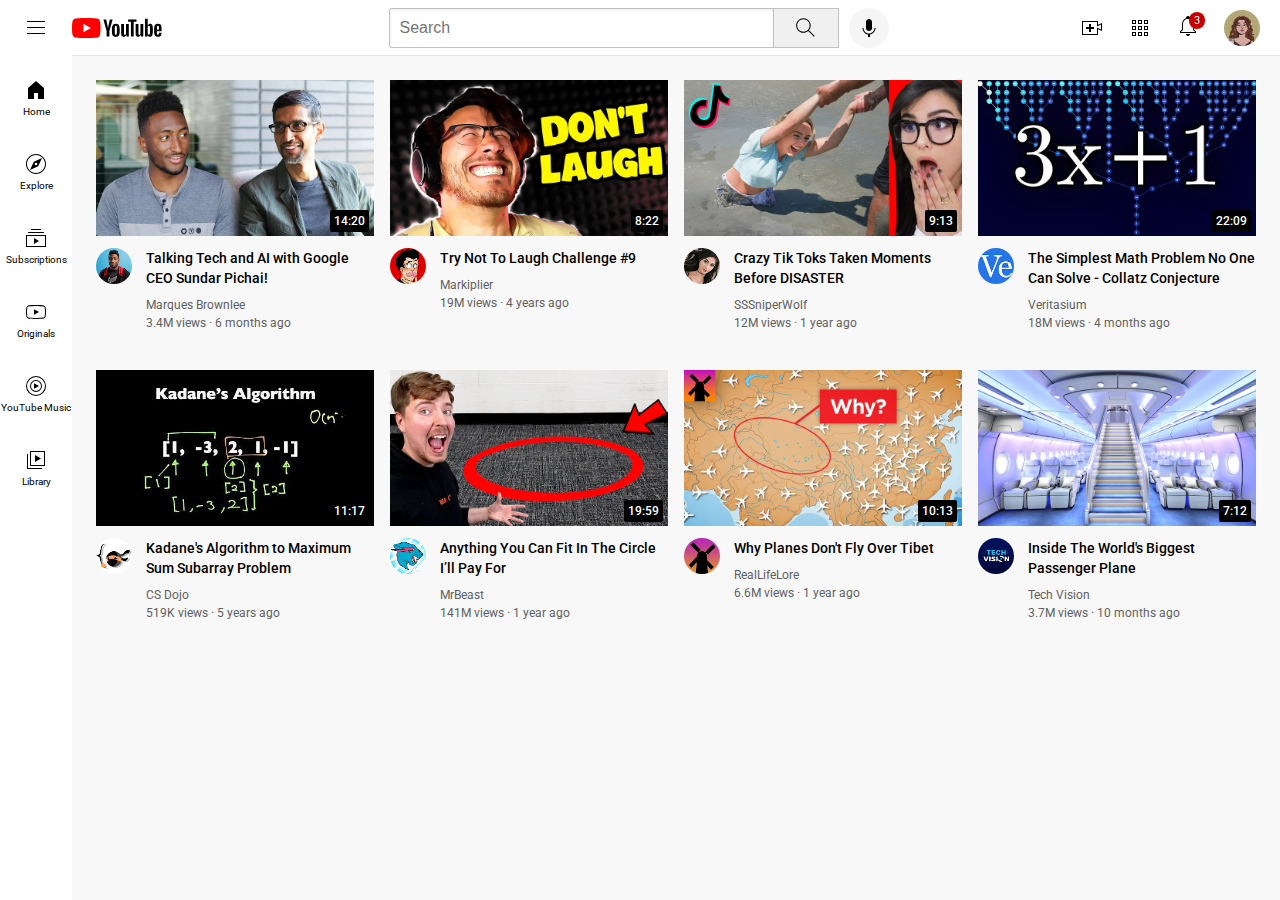
<file: index.html>
<!DOCTYPE html>
<html lang="en">
<head>
    <meta charset="UTF-8">
    <meta name="viewport" content="width=device-width, initial-scale=1.0">
    <title>Youtube Clone</title>
    <link rel="preconnect" href="https://fonts.googleapis.com">
    <link rel="preconnect" href="https://fonts.gstatic.com" crossorigin>
    <link href="https://fonts.googleapis.com/css2?family=Roboto:wght@400;500;700&display=swap" rel="stylesheet">
    <link rel="stylesheet" href="styles/general.css">
    <link rel="stylesheet" href="styles/header.css">
    <link rel="stylesheet" href="styles/video.css">
    <link rel="stylesheet" href="styles/sidebar.css">
  
  <body>
    <header class="header">
      <div class="left-section">
        <img class="hamburger-menu" src="icons/hamburger-menu.svg">
        <img class="youtube-logo" src="icons/youtube-logo.svg">
      </div>
      <div class="middle-section">
        <input class="search-bar" type="text" placeholder="Search">
        <button class="search-button">
          <img class="search-icon" src="icons/search.svg">
          <div class="tooltip">Search</div>
        </button>
        <!-- Put position absolute inside position relative -->
        <button class="voice-search-button">
          <img class="voice-search-icon" src="icons/voice-search-icon.svg">
          <div class="tooltip">Search with your voice</div>
        </button>
      </div>
      <div class="right-section">
        <div class="upload-icon-container">
          <img class="upload-icon" src="icons/upload.svg">
          <div class="tooltip">Create</div>
        </div>
        <img class="youtube-apps-icon" src="icons/youtube-apps.svg">
        <div class="notifications-icon-container">
          <img class="notifications-icon" src="icons/notifications.svg">
          <div class="notifications-count">3</div>
        </div>
        <img class="current-user-picture" src="/channel-pictures/avatar.jpg">
      </div>
    </header>

    <nav class="sidebar">
      <div class="sidebar-link">
        <img src="icons/home.svg">
        <div>Home</div>
      </div>
      <div class="sidebar-link">
        <img src="icons/explore.svg">
        <div>Explore</div>
      </div>
      <div class="sidebar-link">
        <img src="icons/subscriptions.svg">
        <div>Subscriptions</div>
      </div>
      <div class="sidebar-link">
        <img src="icons/originals.svg">
        <div>Originals</div>
      </div>
      <div class="sidebar-link">
        <img src="icons/youtube-music.svg">
        <div>YouTube Music</div>
      </div>
      <div class="sidebar-link">
        <img src="icons/library.svg">
        <div>Library</div>
      </div>
    </nav>

    <main>
      <section class="video-grid">
        <div class="video-preview">
          <div class="thumbnail-row">
            <img class="thumbnail" src="thumbnails/thumbnail-1.webp">
            <div class="video-time">14:20</div>
          </div>
          <div class="video-info-grid">
            <div class="channel-picture">
              <img class="profile-picture" src="channel-pictures/channel-1.jpeg">
            </div>
            <div class="video-info">
              <p class="video-title">
                Talking Tech and AI with Google CEO Sundar Pichai!
              </p>
              <p class="video-author">
                Marques Brownlee
              </p>
              <p class="video-stats">
                3.4M views &#183; 6 months ago
              </p>
            </div>
          </div>
        </div>

        <div class="video-preview">
          <div class="thumbnail-row">
            <img class="thumbnail" src="thumbnails/thumbnail-2.webp">
            <div class="video-time">8:22</div>
          </div>
          <div class="video-info-grid">
            <div class="channel-picture">
              <img class="profile-picture" src="channel-pictures/channel-2.jpeg">
            </div>
            <div class="video-info">
              <p class="video-title">
                Try Not To Laugh Challenge #9
              </p>
              <p class="video-author">
                Markiplier
              </p>
              <p class="video-stats">
                19M views &#183; 4 years ago
              </p>
            </div>
          </div>
        </div>

        <div class="video-preview">
          <div class="thumbnail-row">
            <img class="thumbnail" src="thumbnails/thumbnail-3.webp">
            <div class="video-time">9:13</div>
          </div>
          <div class="video-info-grid">
            <div class="channel-picture">
              <img class="profile-picture" src="channel-pictures/channel-3.jpeg">
            </div>
            <div class="video-info">
              <p class="video-title">
                Crazy Tik Toks Taken Moments Before DISASTER
              </p>
              <p class="video-author">
                SSSniperWolf
              </p>
              <p class="video-stats">
                12M views &#183; 1 year ago
              </p>
            </div>
          </div>
        </div>

        <div class="video-preview">
          <div class="thumbnail-row">
            <img class="thumbnail" src="thumbnails/thumbnail-4.webp">
            <div class="video-time">22:09</div>
          </div>
          <div class="video-info-grid">
            <div class="channel-picture">
              <img class="profile-picture" src="channel-pictures/channel-4.jpeg">
            </div>
            <div class="video-info">
              <p class="video-title">
                The Simplest Math Problem No One Can Solve - Collatz Conjecture
              </p>
              <p class="video-author">
                Veritasium
              </p>
              <p class="video-stats">
                18M views &#183; 4 months ago
              </p>
            </div>
          </div>
        </div>

        <div class="video-preview">
          <div class="thumbnail-row">
            <img class="thumbnail" src="thumbnails/thumbnail-5.webp">
            <div class="video-time">11:17</div>
          </div>
          <div class="video-info-grid">
            <div class="channel-picture">
              <img class="profile-picture" src="channel-pictures/channel-5.jpeg">
            </div>
            <div class="video-info">
              <p class="video-title">
                Kadane's Algorithm to Maximum Sum Subarray Problem
              </p>
              <p class="video-author">
                CS Dojo
              </p>
              <p class="video-stats">
                519K views &#183; 5 years ago
              </p>
            </div>
          </div>
        </div>

        <div class="video-preview">
          <div class="thumbnail-row">
            <img class="thumbnail" src="thumbnails/thumbnail-6.webp">
            <div class="video-time">19:59</div>
          </div>
          <div class="video-info-grid">
            <div class="channel-picture">
              <img class="profile-picture" src="channel-pictures/channel-6.jpeg">
            </div>
            <div class="video-info">
              <p class="video-title">
                Anything You Can Fit In The Circle I’ll Pay For
              </p>
              <p class="video-author">
                MrBeast
              </p>
              <p class="video-stats">
                141M views &#183; 1 year ago
              </p>
            </div>
          </div>
        </div>
        <div class="video-preview">
            <div class="thumbnail-row">
              <img class="thumbnail" src="thumbnails/thumbnail-7.webp">
              <div class="video-time">10:13</div>
            </div>
            <div class="video-info-grid">
              <div class="channel-picture">
                <img class="profile-picture" src="channel-pictures/channel-7.jpeg">
              </div>
              <div class="video-info">
                <p class="video-title">
                  Why Planes Don't Fly Over Tibet
                </p>
                <p class="video-author">
                  RealLifeLore
                </p>
                <p class="video-stats">
                  6.6M views &#183; 1 year ago
                </p>
              </div>
            </div>
          </div>
  
          <div class="video-preview">
            <div class="thumbnail-row">
              <img class="thumbnail" src="thumbnails/thumbnail-8.webp">
              <div class="video-time">7:12</div>
            </div>
            <div class="video-info-grid">
              <div class="channel-picture">
                <img class="profile-picture" src="channel-pictures/channel-8.jpeg">
              </div>
              <div class="video-info">
                <p class="video-title">
                 Inside The World's Biggest Passenger Plane
                </p>
                <p class="video-author">
                  Tech Vision
                </p>
                <p class="video-stats">
                  3.7M views &#183; 10 months ago
                </p>
              </div>
            </div>
          </div>
      </section>
    </main>
  </body>
</html>
</body>
</html>
</file>
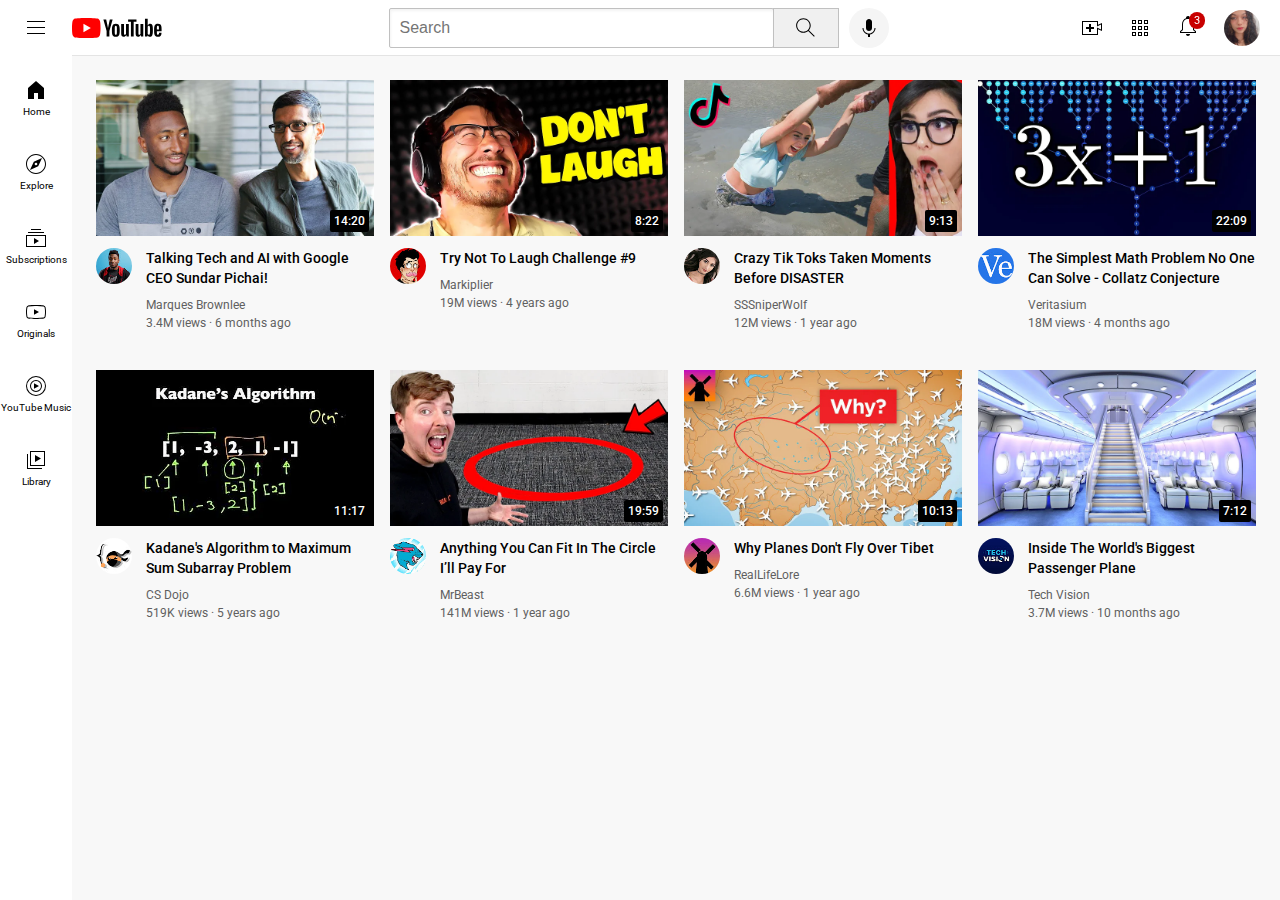
<file: youtube.html>
<!DOCTYPE html>
<html lang="en">
<head>
    <meta charset="UTF-8">
    <meta name="viewport" content="width=device-width, initial-scale=1.0">
    <title>Youtube Clone</title>
    <link rel="preconnect" href="https://fonts.googleapis.com">
    <link rel="preconnect" href="https://fonts.gstatic.com" crossorigin>
    <link href="https://fonts.googleapis.com/css2?family=Roboto:wght@400;500;700&display=swap" rel="stylesheet">
    <link rel="stylesheet" href="styles/general.css">
    <link rel="stylesheet" href="styles/header.css">
    <link rel="stylesheet" href="styles/video.css">
    <link rel="stylesheet" href="styles/sidebar.css">
  
  <body>
    <header class="header">
      <div class="left-section">
        <img class="hamburger-menu" src="icons/hamburger-menu.svg">
        <img class="youtube-logo" src="icons/youtube-logo.svg">
      </div>
      <div class="middle-section">
        <input class="search-bar" type="text" placeholder="Search">
        <button class="search-button">
          <img class="search-icon" src="icons/search.svg">
          <div class="tooltip">Search</div>
        </button>
        <!-- Put position absolute inside position relative -->
        <button class="voice-search-button">
          <img class="voice-search-icon" src="icons/voice-search-icon.svg">
          <div class="tooltip">Search with your voice</div>
        </button>
      </div>
      <div class="right-section">
        <div class="upload-icon-container">
          <img class="upload-icon" src="icons/upload.svg">
          <div class="tooltip">Create</div>
        </div>
        <img class="youtube-apps-icon" src="icons/youtube-apps.svg">
        <div class="notifications-icon-container">
          <img class="notifications-icon" src="icons/notifications.svg">
          <div class="notifications-count">3</div>
        </div>
        <img class="current-user-picture" src="/channel-pictures/my-channel.jpg">
      </div>
    </header>

    <nav class="sidebar">
      <div class="sidebar-link">
        <img src="icons/home.svg">
        <div>Home</div>
      </div>
      <div class="sidebar-link">
        <img src="icons/explore.svg">
        <div>Explore</div>
      </div>
      <div class="sidebar-link">
        <img src="icons/subscriptions.svg">
        <div>Subscriptions</div>
      </div>
      <div class="sidebar-link">
        <img src="icons/originals.svg">
        <div>Originals</div>
      </div>
      <div class="sidebar-link">
        <img src="icons/youtube-music.svg">
        <div>YouTube Music</div>
      </div>
      <div class="sidebar-link">
        <img src="icons/library.svg">
        <div>Library</div>
      </div>
    </nav>

    <main>
      <section class="video-grid">
        <div class="video-preview">
          <div class="thumbnail-row">
            <img class="thumbnail" src="thumbnails/thumbnail-1.webp">
            <div class="video-time">14:20</div>
          </div>
          <div class="video-info-grid">
            <div class="channel-picture">
              <img class="profile-picture" src="channel-pictures/channel-1.jpeg">
            </div>
            <div class="video-info">
              <p class="video-title">
                Talking Tech and AI with Google CEO Sundar Pichai!
              </p>
              <p class="video-author">
                Marques Brownlee
              </p>
              <p class="video-stats">
                3.4M views &#183; 6 months ago
              </p>
            </div>
          </div>
        </div>

        <div class="video-preview">
          <div class="thumbnail-row">
            <img class="thumbnail" src="thumbnails/thumbnail-2.webp">
            <div class="video-time">8:22</div>
          </div>
          <div class="video-info-grid">
            <div class="channel-picture">
              <img class="profile-picture" src="channel-pictures/channel-2.jpeg">
            </div>
            <div class="video-info">
              <p class="video-title">
                Try Not To Laugh Challenge #9
              </p>
              <p class="video-author">
                Markiplier
              </p>
              <p class="video-stats">
                19M views &#183; 4 years ago
              </p>
            </div>
          </div>
        </div>

        <div class="video-preview">
          <div class="thumbnail-row">
            <img class="thumbnail" src="thumbnails/thumbnail-3.webp">
            <div class="video-time">9:13</div>
          </div>
          <div class="video-info-grid">
            <div class="channel-picture">
              <img class="profile-picture" src="channel-pictures/channel-3.jpeg">
            </div>
            <div class="video-info">
              <p class="video-title">
                Crazy Tik Toks Taken Moments Before DISASTER
              </p>
              <p class="video-author">
                SSSniperWolf
              </p>
              <p class="video-stats">
                12M views &#183; 1 year ago
              </p>
            </div>
          </div>
        </div>

        <div class="video-preview">
          <div class="thumbnail-row">
            <img class="thumbnail" src="thumbnails/thumbnail-4.webp">
            <div class="video-time">22:09</div>
          </div>
          <div class="video-info-grid">
            <div class="channel-picture">
              <img class="profile-picture" src="channel-pictures/channel-4.jpeg">
            </div>
            <div class="video-info">
              <p class="video-title">
                The Simplest Math Problem No One Can Solve - Collatz Conjecture
              </p>
              <p class="video-author">
                Veritasium
              </p>
              <p class="video-stats">
                18M views &#183; 4 months ago
              </p>
            </div>
          </div>
        </div>

        <div class="video-preview">
          <div class="thumbnail-row">
            <img class="thumbnail" src="thumbnails/thumbnail-5.webp">
            <div class="video-time">11:17</div>
          </div>
          <div class="video-info-grid">
            <div class="channel-picture">
              <img class="profile-picture" src="channel-pictures/channel-5.jpeg">
            </div>
            <div class="video-info">
              <p class="video-title">
                Kadane's Algorithm to Maximum Sum Subarray Problem
              </p>
              <p class="video-author">
                CS Dojo
              </p>
              <p class="video-stats">
                519K views &#183; 5 years ago
              </p>
            </div>
          </div>
        </div>

        <div class="video-preview">
          <div class="thumbnail-row">
            <img class="thumbnail" src="thumbnails/thumbnail-6.webp">
            <div class="video-time">19:59</div>
          </div>
          <div class="video-info-grid">
            <div class="channel-picture">
              <img class="profile-picture" src="channel-pictures/channel-6.jpeg">
            </div>
            <div class="video-info">
              <p class="video-title">
                Anything You Can Fit In The Circle I’ll Pay For
              </p>
              <p class="video-author">
                MrBeast
              </p>
              <p class="video-stats">
                141M views &#183; 1 year ago
              </p>
            </div>
          </div>
        </div>
        <div class="video-preview">
            <div class="thumbnail-row">
              <img class="thumbnail" src="thumbnails/thumbnail-7.webp">
              <div class="video-time">10:13</div>
            </div>
            <div class="video-info-grid">
              <div class="channel-picture">
                <img class="profile-picture" src="channel-pictures/channel-7.jpeg">
              </div>
              <div class="video-info">
                <p class="video-title">
                  Why Planes Don't Fly Over Tibet
                </p>
                <p class="video-author">
                  RealLifeLore
                </p>
                <p class="video-stats">
                  6.6M views &#183; 1 year ago
                </p>
              </div>
            </div>
          </div>
  
          <div class="video-preview">
            <div class="thumbnail-row">
              <img class="thumbnail" src="thumbnails/thumbnail-8.webp">
              <div class="video-time">7:12</div>
            </div>
            <div class="video-info-grid">
              <div class="channel-picture">
                <img class="profile-picture" src="channel-pictures/channel-8.jpeg">
              </div>
              <div class="video-info">
                <p class="video-title">
                 Inside The World's Biggest Passenger Plane
                </p>
                <p class="video-author">
                  Tech Vision
                </p>
                <p class="video-stats">
                  3.7M views &#183; 10 months ago
                </p>
              </div>
            </div>
          </div>
      </section>
    </main>
  </body>
</html>
</body>
</html>
</file>
<file: styles/general.css>
p {
    margin-top: 0;
    margin-bottom: 0;
  }
  
  body {
    font-family: Roboto, Arial;
    margin: 0;
    padding-top: 80px;
    padding-left: 96px;
    padding-right: 24px;
    background-color: rgb(248, 248, 248);
  }
</file>
<file: styles/header.css>
.header {
    height: 55px;
  
    display: flex;
    flex-direction: row;
    justify-content: space-between;
  
    position: fixed;
    top: 0;
    left: 0;
    right: 0;
    z-index: 100;
  
    background-color: white;
    border-bottom-width: 1px;
    border-bottom-style: solid;
    border-bottom-color: rgb(228, 228, 228);
  }
  
  .left-section {
    display: flex;
    align-items: center;
  }
  
  .hamburger-menu {
    height: 24px;
    margin-left: 24px;
    margin-right: 24px;
  }
  
  .youtube-logo {
    height: 20px;
  }
  
  .middle-section {
    flex: 1;
    margin-left: 70px;
    margin-right: 35px;
    max-width: 500px;
    display: flex;
    align-items: center;
  }
  
  .search-bar {
    flex: 1;
    height: 36px;
    padding-left: 10px;
    font-size: 16px;
    border: 1px solid rgb(192, 192, 192);
    border-radius: 2px;
    box-shadow: inset 1px 2px 3px rgba(0, 0, 0, 0.05);
    width: 0;
  }
  
  .search-bar::placeholder {
    font-size: 16px;
  }
  
  .search-button {
    height: 40px;
    width: 66px;
    background-color: rgb(240, 240, 240);
    border-width: 1px;
    border-style: solid;
    border-color: rgb(192, 192, 192);
    margin-left: -1px;
    margin-right: 10px;
    
  }
  
  .search-button,
  .voice-search-button,
  .upload-icon-container {
    display: flex;
    justify-content: center;
    align-items: center;
    position: relative;
    cursor: pointer;
  }
  
  .search-button .tooltip,
  .voice-search-button .tooltip,
  .upload-icon-container .tooltip {
    position: absolute;
    background-color: gray;
    color: white;
    padding-top: 4px;
    padding-bottom: 4px;
    padding-left: 8px;
    padding-right: 8px;
    border-radius: 2px;
    font-size: 12px;
    bottom: -30px;
    opacity: 0;
    transition: opacity 0.15s;
    pointer-events: none;
    white-space: nowrap;
  }
  
  .search-button:hover .tooltip,
  .voice-search-button:hover .tooltip,
  .upload-icon-container:hover .tooltip {
    opacity: 1;
  }
  
  .search-icon {
    height: 25px;
  }
  
  .voice-search-button {
    height: 40px;
    width: 40px;
    border-radius: 20px;
    border: none;
    background-color: rgb(245, 245, 245);
  }
  
  .voice-search-icon {
    height: 24px;
  }
  
  .right-section {
    width: 180px;
    margin-right: 20px;
    display: flex;
    align-items: center;
    justify-content: space-between;
    flex-shrink: 0;
  }
  
  .upload-icon {
    height: 24px;
  }
  
  .youtube-apps-icon {
    height: 24px;
    cursor: pointer;
  }
  
  .notifications-icon {
    height: 24px;
    cursor: pointer;
  }
  
  .notifications-icon-container {
    position: relative;
  }
  
  .notifications-count {
    position: absolute;
    top: -2px;
    right: -5px;
    background-color: rgb(200, 0, 0);
    color: white;
    font-size: 11px;
    padding-left: 5px;
    padding-right: 5px;
    padding-top: 2px;
    padding-bottom: 2px;
    border-radius: 10px;
  }
  
  .current-user-picture {
    height: 36px;
    border-radius: 50%;
    cursor: pointer;
  }
</file>
<file: styles/video.css>
.thumbnail {
    width: 100%;
    cursor: pointer;
  }
  
  .video-title {
    margin-top: 0;
    font-size: 14px;
    font-weight: 500;
    line-height: 20px;
    margin-bottom: 10px;
    cursor: pointer;
  }
  
  .video-info-grid {
    display: grid;
    grid-template-columns: 50px 1fr;
  }
  
  .profile-picture {
    width: 36px;
    border-radius: 50px;
    cursor: pointer;
  }
  
  .thumbnail-row {
    margin-bottom: 8px;
    position: relative;
  }
  
  .video-author,
  .video-stats {
    font-size: 12px;
    color: rgb(96, 96, 96);
    
  }
  
  .video-author {
    margin-bottom: 4px;
    cursor: pointer;
  }
  
  .video-grid {
    display: grid;
    grid-template-columns: 1fr 1fr 1fr;
    column-gap: 16px;
    row-gap: 40px;
  }
  
  @media (max-width: 750px) {
    .video-grid {
      grid-template-columns: 1fr 1fr;
    }
  }
  
  @media (min-width: 751px) and (max-width: 999px) {
    .video-grid {
      grid-template-columns: 1fr 1fr 1fr;
    }
  }
  
  @media (min-width: 1000px) {
    .video-grid {
      grid-template-columns: 1fr 1fr 1fr 1fr;
    }
  }
  
  .video-time {
    font-size: 12px;
    font-weight: 500;
    padding: 4px;
    border-radius: 2px;
    background-color: black;
    color: white;
    position: absolute;
    bottom: 8px;
    right: 5px;
  }
</file>
<file: styles/sidebar.css>
.sidebar {
    position: fixed;
    left: 0;
    bottom: 0;
    top: 55px;
    background-color: white;
    width: 72px;
    z-index: 200;
    padding-top: 5px;
  }
  
  .sidebar-link {
    height: 74px;
    display: flex;
    justify-content: center;
    align-items: center;
    flex-direction: column;
    cursor: pointer;
  }
  
  .sidebar-link:hover {
    background-color: rgb(235, 235, 235);
  }
  
  .sidebar-link img {
    height: 24px;
    margin-bottom: 4px;
  }
  
  .sidebar-link div {
    font-size: 10px;
  }
</file>
